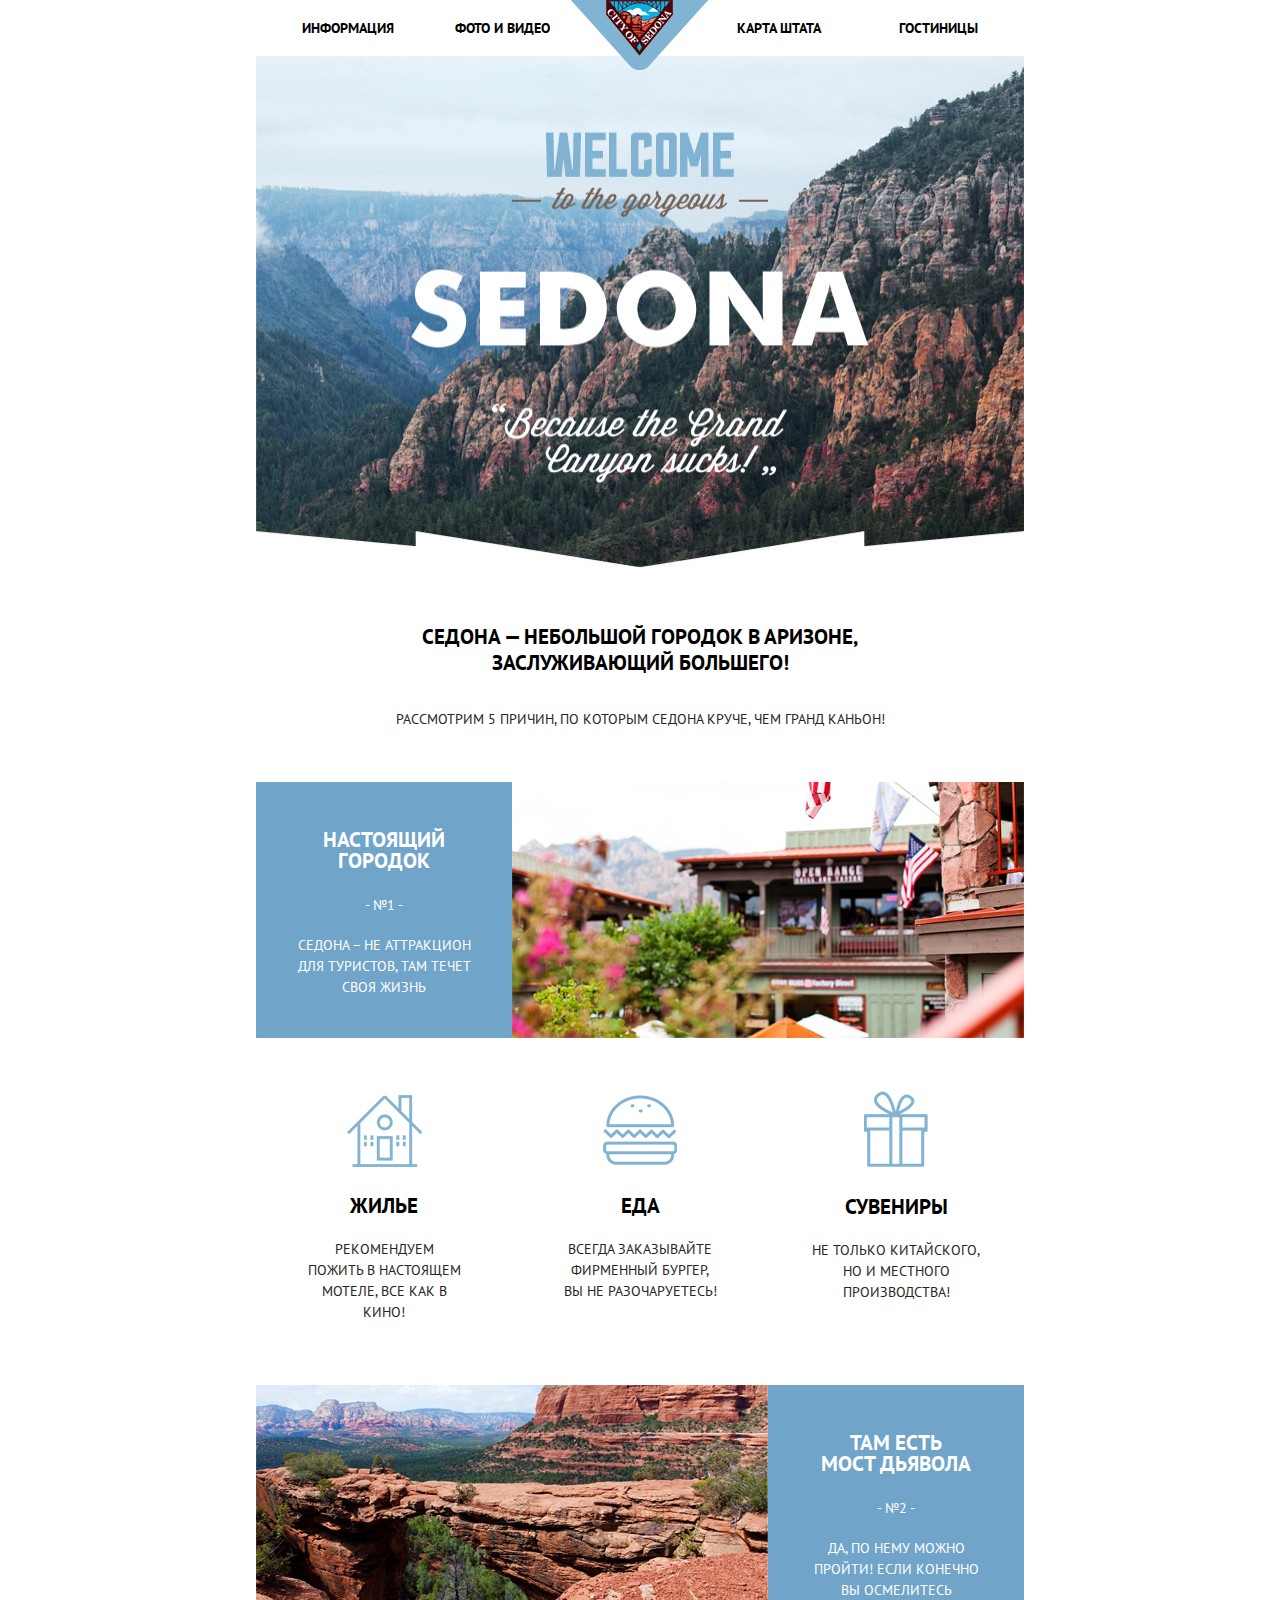
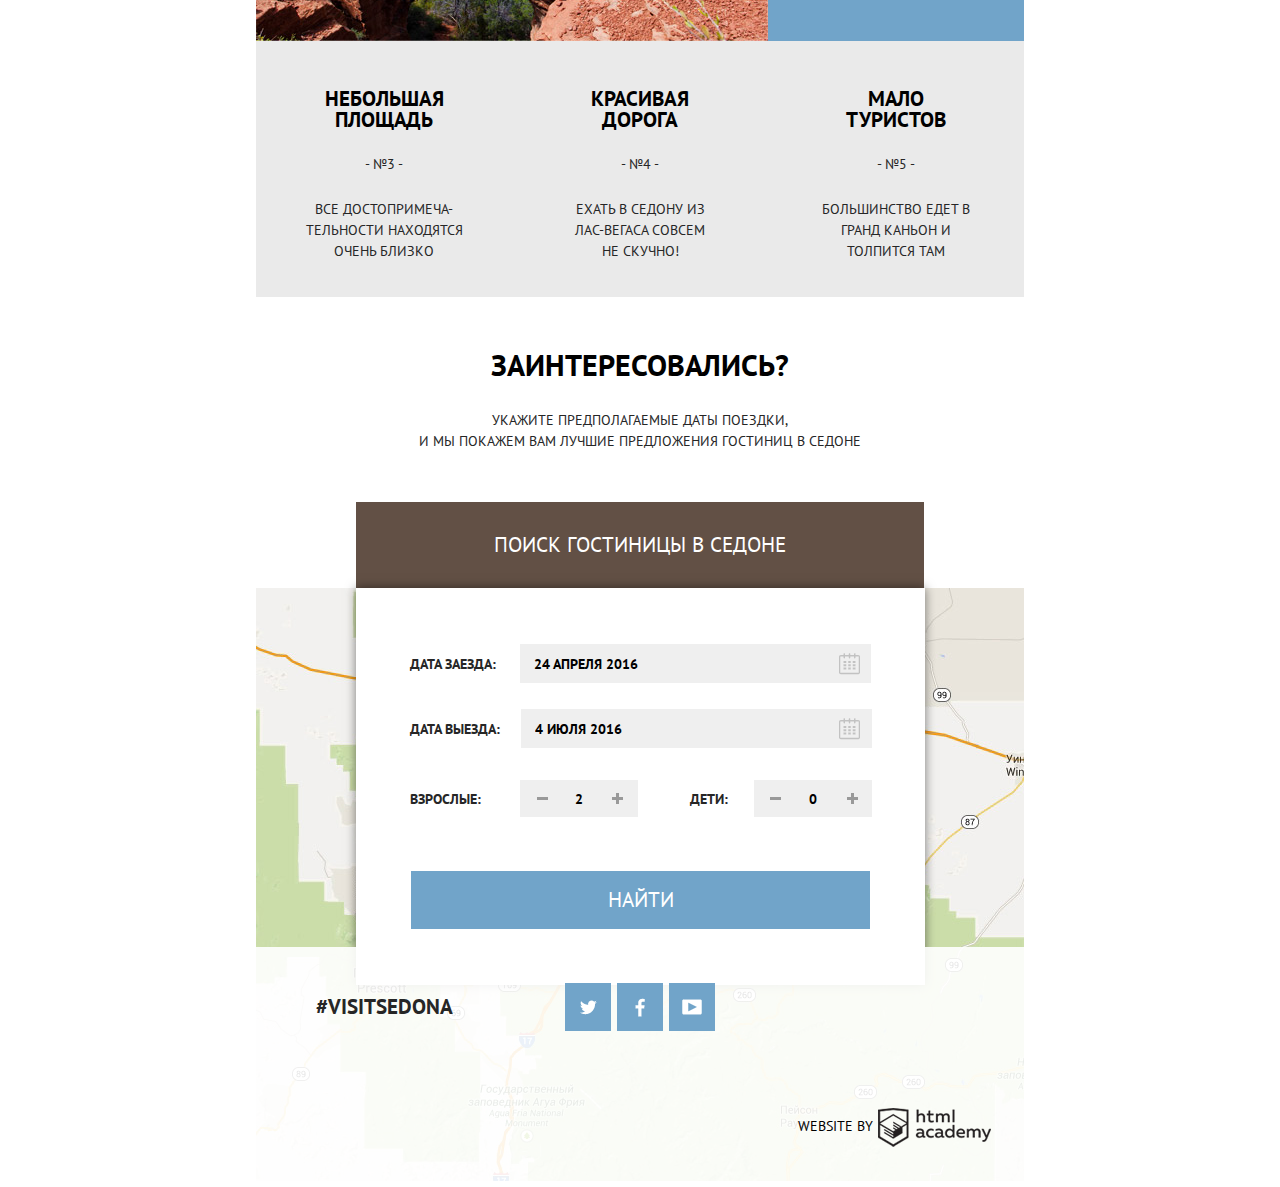
<file: index.html>
<!DOCTYPE html>
<html lang="ru">

<head>
    <meta charset="utf-8">
    <title>HTML Academy: Седона</title>
    <link href="https://fonts.googleapis.com/css?family=PT+Sans:400,700&amp;subset=cyrillic" rel="stylesheet">
    <link href="css/style.min.css" rel="stylesheet">
    <link href="css/normalize.min.css" rel="stylesheet">
</head>

<body class="container index_page clearfix">
    <header class="main_header clearfix">
        <div>
            <div class="logo">
                <img src="img/logo.png" width="138" height="70" alt="logo">
            </div>
            <div class="menu">
                <ul>
                    <li class="left_menu">
                        <a href="#">Информация</a>
                    </li>
                    <li class="left_menu">
                        <a href="#">Фото и видео</a>
                    </li>
                    <li class="right_menu">
                        <a href="catalog.html">Гостиницы</a>
                    </li>
                    <li class="right_menu">
                        <a href="#">Карта штата</a>
                    </li>
                </ul>
            </div>
        </div>
    </header>
    <main>
        <div class="intro">
            <img src="img/intro.jpg" width="768" height="512" alt="intro">
        </div>
        <div class="intro_text">
            <h1>Седона — небольшой городок в Аризоне, заслуживающий большего!</h1>
            <p>Рассмотрим 5 причин, по которым Седона круче, чем Гранд Каньон!</p>
        </div>
        <section class="reason reason_town clearfix">
            <div class="reason_desc">
                <h2>Настоящий городок</h2>
                <p>- №1 -</p>
                <p>Седона – не аттракцион для туристов, там течет своя жизнь</p>
            </div>
            <img src="img/reason_1.jpg" width="512" height="256" alt="Причина 1">
        </section>
        <section class="features clearfix">
            <div class="features_item features_item1">
                <h2>Жилье</h2>
                <p>Рекомендуем пожить в настоящем мотеле, все как в кино!</p>
            </div>
            <div class="features_item features_item2">
                <h2>Еда</h2>
                <p>Всегда заказывайте фирменный бургер, вы не разочаруетесь!</p>
            </div>
            <div class="features_item features_item3">
                <h2>Сувениры</h2>
                <p>Не только китайского, но и местного производства!</p>
            </div>
        </section>
        <section class="reason reason_bridge clearfix">
            <div class="reason_desc">
                <h2>Там есть <br>мост дьявола</h2>
                <p>- №2 -</p>
                <p>Да, по нему можно пройти! Если конечно вы осмелитесь</p>
            </div>
            <img src="img/reason_2.jpg" width="512" height="256" alt="Причина 2">
        </section>
        <div class="last_reasons clearfix">
            <div class="last-reasons reason_size">
                <h2>Небольшая площадь</h2>
                <p>- №3 -</p>
                <p>Все достопримеча- тельности находятся очень близко</p>
            </div>
            <div class="last-reasons reason_road">
                <h2>Красивая дорога</h2>
                <p>- №4 -</p>
                <p>Ехать в Седону из Лас-Вегаса совсем не скучно!</p>
            </div>
            <div class="last-reasons reason_tourists">
                <h2>Мало<br>туристов</h2>
                <p>- №5 -</p>
                <p>Большинство едет в гранд каньон и толпится там</p>
            </div>
        </div>
        <section class="booking clearfix">
            <h2>Заинтересовались?</h2>
            <p>Укажите предполагаемые даты поездки,<br> и мы покажем вам лучшие предложения гостиниц в Cедоне</p>
            <button class="hotel_search_button" type="button">
                Поиск гостиницы в Седоне
            </button>
            <form class="hotel_search_form" action="#">
                <div class="check_in_date">
                    <label>
                    Дата заезда:
                    <input type="text" value="24 апреля 2016">
                    </label>
                    <button class="calendar" type="button"></button>
                </div>
                <div class="check_out_date">
                    <label>
                    Дата выезда:
                    <input type="text" value="4 июля 2016">
                    </label>
                    <button class="calendar" type="button"></button>
                </div>
                <div class="adults">
                    <label>
                    Взрослые:
                    <input type="text" value="2">
                    </label>
                    <button class="minus" type="button"></button>
                    <button class="plus" type="button"></button>
                </div>
                <div class="children">
                    <label>
                    Дети:
                    <input type="text" value="0">
                    </label>
                    <button class="minus" type="button"></button>
                    <button class="plus" type="button"></button>
                </div>
                <button class="hotel_search_commit" type=button>Найти </button>
            </form>
        </section>
        <div class="map">
            <img src="img/map.jpg" width="768" height="593" alt="map">
        </div>
    </main>
    <footer>
        <div class="main_footer">
            <div class="footer_hashtag">
                #visitsedona
            </div>
            <section class="footer_social">
                <a class="social_btn social_btn_twitter" href="#">Twitter</a>
                <a class="social_btn social_btn_fb" href="#">Facebook</a>
                <a class="social_btn social_btn_youtube" href="#">Youtube</a>
            </section>
            <section class="footer_copyright">
                <a href="#">
                    Website by
                    <span class="footer_htmlacademy">htmlacademy</span>
                </a>
            </section>
        </div>
    </footer>
</body>

</html>
</file>
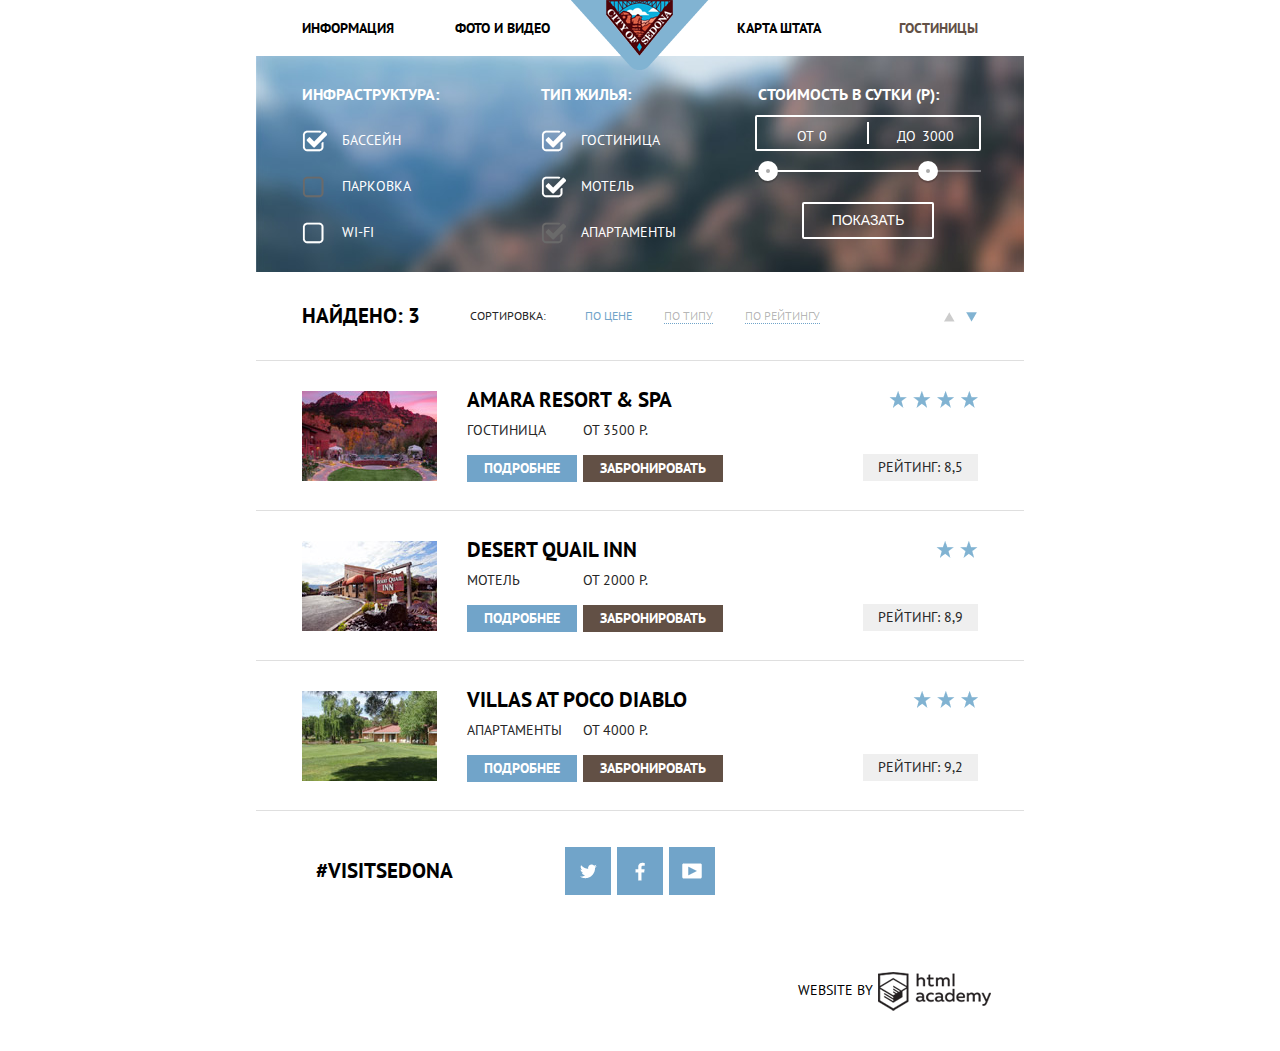
<file: catalog.html>
<!DOCTYPE html>
<html lang="ru">

<head>
    <meta charset="utf-8">
    <title>HTML Academy: Седона</title>
    <link href="https://fonts.googleapis.com/css?family=PT+Sans:400,700&amp;subset=cyrillic" rel="stylesheet">
    <link href="css/normalize.min.css" rel="stylesheet">
    <link href="css/style.min.css" rel="stylesheet">
</head>

<body class="container clearfix">
    <header>
        <div class="main_header">
            <div class="logo">
                <a href="index.html">
                    <img src="img/logo.png" width="138" height="70" alt="logo">
                </a>
            </div>
            <div class="menu">
                <ul class="clearfix">
                    <li class="left_menu">
                        <a href="#">Информация</a>
                    </li>
                    <li class="left_menu">
                        <a href="#">Фото и видео</a>
                    </li>
                    <li class="right_menu">
                        <a class="active" href="#">Гостиницы</a>
                    </li>
                    <li class="right_menu">
                        <a href="#">Карта штата</a>
                    </li>
                </ul>
            </div>
        </div>
    </header>
    <main>
        <section class="filters_main">
            <form action="#" method="post">
                <section class="filters infrastructure">
                    <h2>Инфраструктура:</h2>
                    <ul class="filters_list">
                        <li>
                            <label class="checkbox">
                        <input type="checkbox" name="pool"
                        value="pool" checked>
                        <span class="checkbox_indicator"></span>
                        Бассейн
                    </label>
                        </li>
                        <li>
                            <label class="checkbox">
                        <input type="checkbox" name="parking"
                        value="parking" disabled>
                        <span class="checkbox_indicator"></span> Парковка
                    </label>
                        </li>
                        <li>
                            <label class="checkbox">
                        <input type="checkbox" name="wifi"
                        value="wifi" >
                         <span class="checkbox_indicator"></span>
                         Wi-Fi
                    </label>
                        </li>
                    </ul>
                </section>
                <section class="filters housing_type">
                    <h2>Тип жилья:</h2>
                    <ul class="filters_list">
                        <li>
                            <label class="checkbox">
                        <input type="checkbox" name="hotel"
                        value="hotel" checked> 
                        <span class="checkbox_indicator"></span>
                        Гостиница
                    </label>
                        </li>
                        <li>
                            <label class="checkbox">
                        <input type="checkbox" name="motel"
                        value="motel" checked >
                        <span class="checkbox_indicator"></span> Мотель
                    </label>
                        </li>
                        <li>
                            <label class="checkbox">
                        <input type="checkbox" name="apartments"
                        value="apartments" checked disabled>
                        <span class="checkbox_indicator"></span>
                          Апартаменты
                    </label>
                        </li>
                    </ul>
                </section>
                <section class="filters price_per_day">
                    <h2>Стоимость в сутки (Р):</h2>
                    <div class="price_controls">
                        <label class="min_price">
                От <input type=text value="0">
                </label>
                        <label class="max_price">
                До <input type=text value="3000">
                </label>
                    </div>
                    <div class="range_controls">
                        <div class="scale">
                            <div class="bar"></div>
                        </div>
                        <div class="range_toggle range_toggle_min"></div>
                        <div class="range_toggle range_toggle_max"></div>
                    </div>
                    <div class="button_filters">
                        <input type="submit" value="Показать">
                    </div>
                </section>
            </form>
        </section>
        <section class="results_bar">
            <h2 class="results">Найдено: 3</h2>
            <p>Сортировка:</p>
            <ul class="results">
                <li class="results">
                    <p>По цене</p>
                </li>
                <li class="results">
                    <a href="#">По типу</a>
                </li>
                <li class="results">
                    <a href="#">По рейтингу</a>
                </li>
            </ul>
            <div class="results arrow_buttons">
                <button class="results arrow_up" type=button value="arrow_up"></button>
                <button class="results arrow_down" type=button value="arrow_down"></button>
            </div>
        </section>
        <article class="hotel clearfix">
            <img src="img/hotel_1.jpg" width="135" height="90" alt="Hotel_1">
            <div class="hotel_info">
                <h2>Amara Resort & Spa</h2>
                <div class="book_left">
                    <p>Гостиница</p>
                    <a class="hotel_info_button button_more clearfix" href="#">Подробнее</a>
                </div>
                <div class="book_right">
                    <p>От 3500 р.</p>
                    <a class="hotel_info_button button_book clearfix" href="#">Забронировать</a>
                </div>
            </div>
            <div class="rating_summary">
                <div class="stars four_stars">Звезды</div>
                <div class="hotel_rating">Рейтинг: 8,5
                </div>
            </div>
        </article>
        <article class="hotel clearfix">
            <img src="img/hotel_2.jpg" width="135" height="90" alt="Hotel_2">
            <div class="hotel_info">
                <h2>Desert Quail Inn</h2>
                <div class="book_left">
                    <p>Мотель</p>
                    <a class="hotel_info_button button_more clearfix" href="#">Подробнее</a>
                </div>
                <div class="book_right">
                    <p>От 2000 р.</p>
                    <a class="hotel_info_button button_book clearfix" href="#">Забронировать</a>
                </div>
            </div>
            <div class="rating_summary">
                <div class="stars two_stars">Звезды</div>
                <div class="hotel_rating">Рейтинг: 8,9
                </div>
            </div>
        </article>
        <article class="hotel clearfix">
            <img src="img/hotel_3.jpg" width="135" height="90" alt="Hotel_3">
            <div class="hotel_info">
                <h2>Villas At Poco Diablo</h2>
                <div class="book_left">
                    <p>Апартаменты</p>
                    <a class="hotel_info_button button_more clearfix" href="#">Подробнее</a>
                </div>
                <div class="book_right">
                    <p>От 4000 р.</p>
                    <a class="hotel_info_button button_book clearfix" href="#">Забронировать</a>
                </div>
            </div>
            <div class="rating_summary">
                <div class="stars three_stars">Звезды</div>
                <div class="hotel_rating">Рейтинг: 9,2
                </div>
            </div>
        </article>
    </main>
    <footer>
        <div class="main_footer">
            <div class="footer_hashtag">
                <a href="#">#visitsedona</a>
            </div>
            <section class="footer_social">
                <a class="social_btn social_btn_twitter" href="#">Twitter</a>
                <a class="social_btn social_btn_fb" href="#">Facebook</a>
                <a class="social_btn social_btn_youtube" href="#">Youtube</a>
            </section>
            <section class="footer_copyright">
                <a href="#">
                    Website by
                    <span class="footer_htmlacademy">htmlacademy</span>
                </a>
            </section>
        </div>
    </footer>
</body>

</html>
</file>
<file: css/style.min.css>
body{font-family:'PT Sans',Helvetica,Arial,sans-serif;font-size:14px;font-weight:400;line-height:21px;text-transform:uppercase;color:#262626}h1{font-size:21px;font-weight:700;line-height:26px;color:#000}h2{font-size:21px;font-weight:700;line-height:21px;color:#000}.container{width:768px;margin:0 auto}.main_header{position:relative;min-height:56px;background-color:#fff}.logo{position:absolute;left:50%;-webkit-transform:translateX(-50%);transform:translateX(-50%)}.menu ul{margin:0;padding:0}.left_menu{float:left;margin-left:46px}.left_menu:nth-child(2){margin-left:61px}.right_menu{float:right;margin-right:46px}.right_menu:last-child{margin-right:78px}.right_menu .active{color:#625045}.right_menu .active:hover{color:#4d3d33}.right_menu .active:active{color:#ccc5c1}.menu li{display:inline-block;padding:15px 0}.menu li a{font-size:14px;font-weight:700;line-height:26px;text-decoration:none;color:#000}.menu li a:hover{color:#71a4c9}.menu li a:active{color:#a3a3a3}.active{color:#625045}.intro_text{padding:50px 0;text-align:center}.intro_text h1{font-size:21px;line-height:26px;margin:0;padding:0 163px}.intro_text p{line-height:26px;margin:0;margin-top:30px}.clearfix::after{display:table;clear:both;content:''}.reason_town{width:768px}.reason_town .reason_desc{float:left;width:256px;text-align:center}.reason_town img{float:left}.reason_desc{text-align:center;background-color:#71a4c9}.reason_desc h2{font-size:21px;font-weight:700;line-height:21px;margin:0;padding:0 52px;padding-top:47px;color:#fff}.reason_desc p{font-size:14px;line-height:21px;margin:0;padding-top:24px;color:#fff}.reason_desc p:nth-child(3){padding:0 38px;padding-top:19px;padding-bottom:40px}.features{text-align:center}.features_item{width:256px;margin-top:57px}.features_item p{margin-top:23px;margin-bottom:0;padding:0 49px}.features_item h2{margin-top:100px}.features_item1{float:left;background:url(../img/house.png) no-repeat center;background-position:top}.features_item2{float:left;background:url(../img/burger.png) no-repeat center;background-position:top}.features_item3{float:right;margin-top:53px;background:url(../img/gift.png) no-repeat center;background-position:top}.features_item3 h2{margin-top:105px}.features_item3 p{padding:0 40px}.reason_bridge{margin-top:62px}.reason_bridge img{float:left}.reason_bridge .reason_desc{float:right;width:256px;text-align:center}.last-reasons{text-align:center;background-color:#eaeaea}.last-reasons h2{font-size:21px;font-weight:700;line-height:21px;margin:0;padding:0 49px;padding-top:47px}.last-reasons p{font-size:14px;line-height:21px;margin:0;padding:0 49px;padding-top:24px}.reason_size{float:left;width:256px;height:256px;text-align:center}.reason_road{float:left;width:256px;height:256px;text-align:center}.reason_road p{padding:0 55px;padding-top:24px}.reason_tourists{float:right;width:256px;height:256px;text-align:center}.booking{margin-top:56px;text-align:center}.booking h2{font-size:30px;line-height:24px;margin:0;margin-bottom:33px}.hotel_search_button{font-family:inherit;font-size:21px;line-height:26px;width:568px;height:86px;margin-top:36px;text-transform:inherit;color:#fff;border:0;background-color:#625045}.hotel_search_form{font-weight:700;position:absolute;width:569px;margin-left:100px;padding:56px 0;background-color:#fff;box-shadow:0 0 10px rgba(0,0,0,.5)}.hotel_search_commit{font-family:inherit;font-size:21px;line-height:26px;width:459px;height:58px;margin-top:54px;text-transform:inherit;color:#fff;border:0;outline:none;background-color:#71a4c9}.hotel_search_commit:hover{background-color:#578db4}.hotel_search_commit:active{color:#6a9ec1;background-color:#4784b1}.hotel_search_form input{font:inherit;font-weight:700;width:333px;height:33px;margin-bottom:26px;padding-left:12px;text-transform:uppercase;border:0;border:solid 2px #efefef;outline:none;background-color:#efefef}.hotel_search_form input:hover{border:solid 2px #e6e6e6;background-color:#e6e6e6}.hotel_search_form input:focus{border:solid 2px #dfdfdf;background-color:#fff}.check_in_date label{margin-left:0}.check_in_date input{position:relative;margin-left:20px;outline:none}.calendar{font-size:0;position:absolute;top:65px;left:482px;width:22px;height:22px;cursor:pointer;border:0;background:url(../img/calendar.png) no-repeat center}.calendar:hover{background:url(../img/calendar_hover.png) no-repeat center}.calendar:active{background:url(../img/calendar_down.png) no-repeat center}.check_out_date label{margin-left:0}.check_out_date input{position:relative;margin-bottom:32px;margin-left:17px}.check_out_date .calendar{font-size:0;position:absolute;top:130px;left:482px;width:22px;height:22px;cursor:pointer;border:0;background:url(../img/calendar.png) no-repeat center}.check_out_date .calendar:hover{background:url(../img/calendar_hover.png) no-repeat center}.check_out_date .calendar:active{background:url(../img/calendar_down.png) no-repeat center}.adults{display:inline-block;vertical-align:top}.children{display:inline-block;margin-left:48px;vertical-align:top}.adults input{position:relative;width:114px;margin:0;margin-left:35px;padding:0;text-align:center;outline:none}.minus{font-size:0;position:absolute;top:198px;left:170px;width:22px;height:22px;cursor:pointer;border:0;outline:none;background-color:transparent}.plus{font-size:0;position:absolute;top:198px;left:245px;width:22px;height:22px;cursor:pointer;border:0;outline:none;background-color:transparent}.minus::before{position:absolute;width:11px;height:3px;content:'';background-color:#999}.plus::before,.plus::after{position:absolute;width:11px;height:3px;content:'';background-color:#999}.plus::before{-webkit-transform:rotate(90deg);transform:rotate(90deg)}.children input{position:relative;width:114px;margin:0;margin-left:22px;padding:0;text-align:center}.children .minus{font-size:0;position:absolute;top:198px;left:403px;width:22px;height:22px;cursor:pointer;border:0;background-color:transparent}.children .plus{font-size:0;position:absolute;top:198px;left:480px;width:22px;height:22px;cursor:pointer;border:0;background-color:transparent}.children .minus::before{position:absolute;width:11px;height:3px;content:'';background-color:#999}.children .plus::before,.children .plus::after{position:absolute;width:11px;height:3px;content:'';background-color:#999}.children .plus::before{-webkit-transform:rotate(90deg);transform:rotate(90deg)}.minus:hover::before{background-color:#000}.minus:active::before{background-color:#71a4c9}.plus:hover::before,.plus:hover::after{background-color:#000}.plus:active::before,.plus:active::after{background-color:#71a4c9}footer{position:relative}.main_footer{right:0;left:0;background-color:rgba(255,255,255,.9)}.index_page .main_footer{position:absolute;bottom:0}.footer_hashtag{font-size:21px;font-weight:700;float:left;margin:49px 60px;margin-bottom:55px}.footer_hashtag a{margin:0;text-decoration:none;color:#000}.social_btn{font-size:0;display:inline-block;width:46px;height:48px;margin-right:6px;vertical-align:top;background-color:#71a4c9}.social_btn:last-child{margin-right:0}.social_btn_twitter{background:url(../img/twitter.png) no-repeat center;background-color:#71a4c9}.social_btn_fb{background:url(../img/facebook.png) no-repeat center;background-color:#71a4c9}.social_btn_youtube{background:url(../img/youtube.png) no-repeat center;background-color:#71a4c9}.social_btn_twitter:hover{background-color:#578db4}.social_btn_fb:hover{background-color:#578db4}.social_btn_youtube:hover{background-color:#578db4}.social_btn_twitter:active{background:url(../img/twi_down.png) no-repeat center;background-color:#4784b1}.social_btn_fb:active{background:url(../img/fb_down.png) no-repeat center;background-color:#4784b1}.social_btn_youtube:active{background:url(../img/youtube_down.png) no-repeat center;background-color:#4784b1}.footer_social{font-size:0;float:left;margin:36px 52px}.footer_copyright{float:right;margin:40px 32px}.footer_copyright a{font:inherit;font-size:14px;line-height:26px;top:8px;text-decoration:none;color:#000}.footer_htmlacademy{font-size:0;display:inline-block;width:115px;height:40px;vertical-align:middle;background:url(../img/htmlacademy.png) no-repeat center}.footer_htmlacademy:hover{background:url(../img/logo_hover.png) no-repeat}.footer_htmlacademy:active{background:url(../img/logo_down.png) no-repeat}.filters_main{padding-bottom:15px;color:#fff;background:url(../img/blurred_intro.jpg);background-position:50% 25%}.filters{display:inline-block;margin:0;padding-top:15px;vertical-align:top}.filters_list{padding:0}.filters_list li{margin-top:25px;list-style-type:none;text-align:left}.filters h2{font-size:16px;line-height:21px;color:#fff}.infrastructure{display:inline-block;margin:0 46px;margin-right:52px}.housing_type{margin:0 46px}.price_per_day{margin-left:29px}.price_per_day h2{margin-bottom:10px;padding-left:3px}.price_controls{font-size:0;position:relative;margin-bottom:19px;border:2px solid #fff;border-radius:2px}.price_controls::after{position:absolute;top:50%;left:50%;width:2px;height:22px;content:'';-webkit-transform:translate(-50%,-50%);transform:translate(-50%,-50%);background:#fff}.range_controls{position:relative;margin-bottom:30px}.range_controls .scale{height:2px;background:rgba(255,255,255,.3)}.range_controls .bar{width:80%;height:2px;background:#fff}.range_toggle{position:absolute;top:-9px;width:4px;height:4px;cursor:pointer;border:8px solid #fff;border-radius:50%;background:#ababab;box-shadow:0 2px 1px 0 rgba(0,1,1,.2)}.range_toggle:hover{background:#1c4f80}.range_toggle_min{left:3px}.range_toggle_max{left:72%}.price_controls label{font-size:14px;line-height:38px;display:inline-block;height:32px;cursor:pointer;vertical-align:top}.price_controls .min_price{width:75px;padding-left:40px}.price_controls .max_price{padding-right:15px;padding-left:25px}.price_controls input{font:inherit;width:40px;height:32px;margin:0;color:inherit;border:none;outline:none;background:0 0}.button_filters input{font-size:14px;line-height:21px;display:block;margin:0 auto;padding:6px 28px;cursor:pointer;text-transform:uppercase;color:#fff;border:2px solid #fff;border-radius:2px;background:0 0}.button_filters input:hover{color:#000;background-color:#fff}.results_bar{min-height:87px;border-bottom:1px solid #dfdfdf;background-color:#fff}.results_bar p{font-size:12px;line-height:18px;display:inline-block}.results{display:inline-block;margin:0 0;vertical-align:middle}.results_bar h2{font-size:21px;line-height:26px;margin:31px 46px}.results_bar ul{font-size:12px;line-height:18px;padding:0}.results_bar li{margin-right:29px}.results_bar li a{text-decoration:none;color:rgba(0,0,0,.3);border-bottom:dotted 1px #71a4c9}.results_bar li a:hover{color:#71a4c9}.results_bar li a:active{color:#000;border:none}.results_bar li:first-child{margin-left:35px}.results_bar li:last-child{margin-right:0}.arrow_buttons{width:35px;margin-left:119px}.results li{color:#71a4c9}.arrow_up{width:12px;height:12px;margin-right:6px;cursor:pointer;border:none;outline:none;background:url(../img/up.png) no-repeat center}.arrow_up:hover{background:url(../img/hover-up.png) no-repeat center}.arrow_down{width:12px;height:12px;cursor:pointer;border:none;outline:none;background:url(../img/active-down.png) no-repeat center}.arrow_down:hover{background:url(../img/hover-down.png) no-repeat center}.arrow_down:active{background:url(../img/active-down.png) no-repeat center}.arrow_up:active{background:url(../img/active-up.png) no-repeat center}.hotel{padding:28px 46px;border-bottom:1px solid #dfdfdf}.hotel img{float:left;margin-top:2px;margin-right:30px}.hotel_info{float:left}.hotel_info h2{margin:0;cursor:pointer}.hotel_info h2:hover{color:#71a4c9}.hotel_info h2:active{color:#bebebe}.hotel_info p{float:left;margin:10px 0;margin-right:36px;margin-bottom:14px}.hotels :last-child{margin-bottom:5px}.book_left{float:left;width:110px;margin-right:6px}.book_right{float:left;width:142px}.button_more{float:left;margin-right:6px;background-color:#71a4c9}.button_more:hover{background-color:#578db4}.button_more:active{color:#78a8c8;background-color:#4784b1}.hotel_info_button{font-size:14px;font-weight:700;line-height:21px;padding:3px 17px;text-decoration:none;color:#fff}.button_book{float:left;background-color:#625045}.button_book:hover{background-color:#4d3d33}.button_book:active{color:#71655e;background-color:#3e2f26}.rating_summary{float:right}.stars{font-size:0}.four_stars{background:url(../img/4-stars.png) no-repeat right}.three_stars{background:url(../img/3-stars.png) no-repeat right}.two_stars{background:url(../img/2-stars.png) no-repeat right}.hotel_rating{margin-top:44px;padding:3px 15px;background-color:#efefef}.checkbox{position:relative;padding-left:40px;cursor:pointer}.checkbox input[type=checkbox]{display:none}.checkbox input[type=checkbox]+.checkbox_indicator{position:absolute;left:0;width:25px;height:22px;background:url(../img/unchecked.png) no-repeat}.checkbox input[type=checkbox]:checked+.checkbox_indicator{position:absolute;left:0;width:25px;height:22px;background:url(../img/checked.png) no-repeat}.checkbox input[type=checkbox]:disabled+.checkbox_indicator{background:url(../img/disabled.png) no-repeat}.checkbox input[type=checkbox]:checked:disabled+.checkbox_indicator{background:url(../img/disabled_checked.png) no-repeat}
</file>
